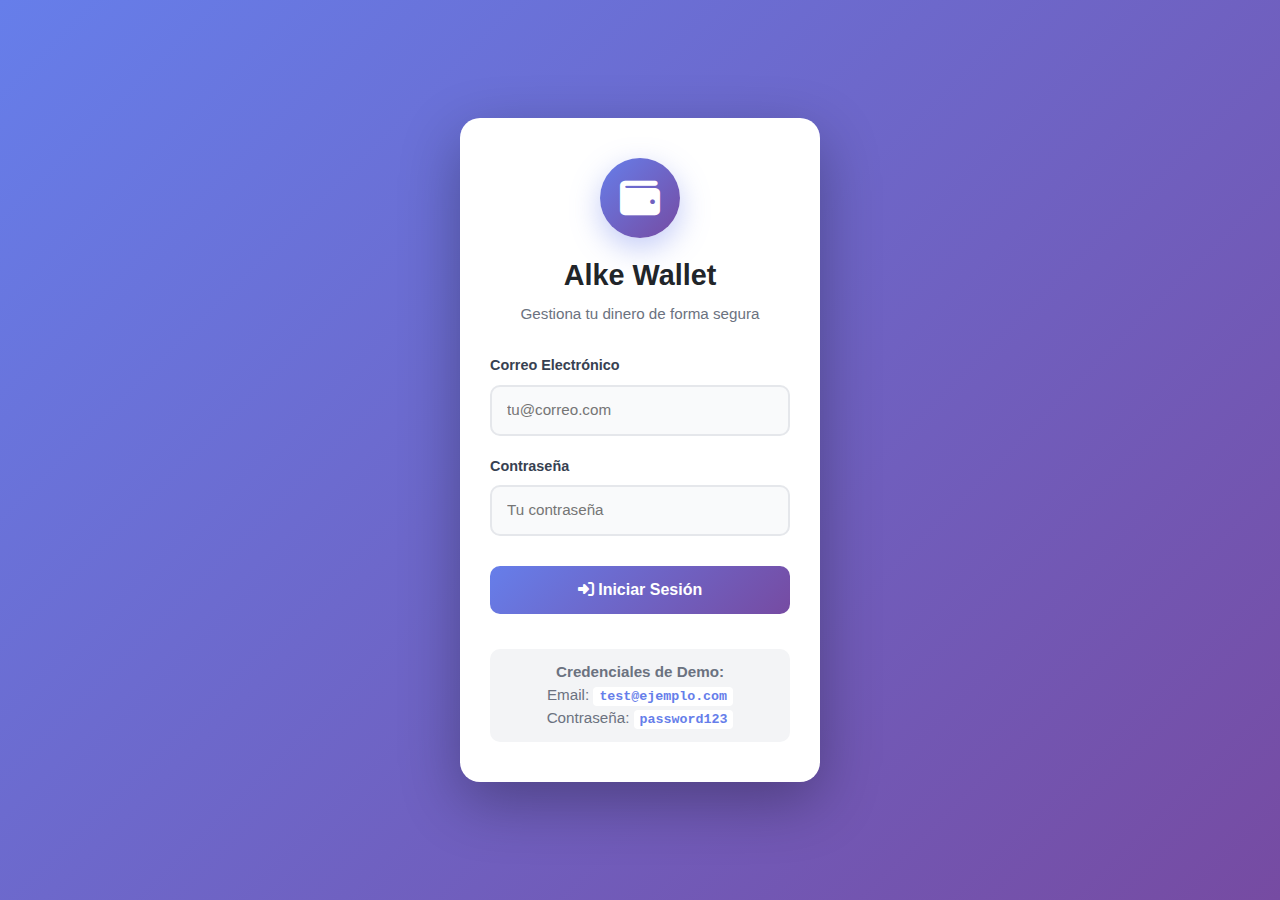
<file: index.html>
<!DOCTYPE html>
<html lang="es">
<head>
    <meta charset="UTF-8">
    <meta name="viewport" content="width=device-width, initial-scale=1.0">
    <title>Alke Wallet - Login</title>
    <link href="https://cdn.jsdelivr.net/npm/bootstrap@5.3.0/dist/css/bootstrap.min.css" rel="stylesheet">
    <link rel="stylesheet" href="https://cdnjs.cloudflare.com/ajax/libs/font-awesome/6.4.0/css/all.min.css">
    <style>
        * {
            margin: 0;
            padding: 0;
            box-sizing: border-box;
        }

        body {
            font-family: -apple-system, BlinkMacSystemFont, 'Segoe UI', 'Roboto', 'Oxygen',
                'Ubuntu', 'Cantarell', 'Fira Sans', 'Droid Sans', 'Helvetica Neue', sans-serif;
            background: linear-gradient(135deg, #667eea 0%, #764ba2 100%);
            min-height: 100vh;
            display: flex;
            align-items: center;
            justify-content: center;
        }

        .login-container {
            width: 100%;
            max-width: 400px;
            padding: 20px;
        }

        .login-card {
            background: white;
            border-radius: 20px;
            box-shadow: 0 20px 60px rgba(0, 0, 0, 0.3);
            padding: 40px 30px;
            animation: slideDown 0.5s ease;
        }

        @keyframes slideDown {
            from {
                opacity: 0;
                transform: translateY(-30px);
            }
            to {
                opacity: 1;
                transform: translateY(0);
            }
        }

        .wallet-icon {
            width: 80px;
            height: 80px;
            background: linear-gradient(135deg, #667eea 0%, #764ba2 100%);
            border-radius: 50%;
            display: flex;
            align-items: center;
            justify-content: center;
            color: white;
            font-size: 2.5rem;
            margin: 0 auto 20px;
            box-shadow: 0 10px 30px rgba(102, 126, 234, 0.4);
        }

        .login-card h1 {
            text-align: center;
            color: #212529;
            font-weight: 700;
            font-size: 1.8rem;
            margin-bottom: 10px;
        }

        .login-card p {
            text-align: center;
            color: #6b7280;
            font-size: 0.95rem;
            margin-bottom: 30px;
        }

        .form-group {
            margin-bottom: 20px;
        }

        .form-group label {
            display: block;
            color: #374151;
            font-weight: 600;
            font-size: 0.9rem;
            margin-bottom: 8px;
        }

        .form-group input {
            width: 100%;
            padding: 12px 15px;
            border: 2px solid #e5e7eb;
            border-radius: 10px;
            font-size: 0.95rem;
            transition: all 0.3s ease;
            background-color: #f9fafb;
        }

        .form-group input:focus {
            outline: none;
            border-color: #667eea;
            background-color: white;
            box-shadow: 0 0 0 3px rgba(102, 126, 234, 0.1);
        }

        .login-btn {
            width: 100%;
            padding: 12px;
            background: linear-gradient(135deg, #667eea 0%, #764ba2 100%);
            color: white;
            border: none;
            border-radius: 10px;
            font-size: 1rem;
            font-weight: 600;
            cursor: pointer;
            transition: all 0.3s ease;
            margin-top: 10px;
            margin-bottom: 15px;
        }

        .login-btn:hover {
            transform: translateY(-2px);
            box-shadow: 0 10px 25px rgba(102, 126, 234, 0.4);
        }

        .login-btn:active {
            transform: translateY(0);
        }

        .alert-custom {
            padding: 12px 15px;
            background-color: #dbeafe;
            border: 2px solid #3b82f6;
            border-radius: 10px;
            color: #1e40af;
            font-size: 0.9rem;
            margin-bottom: 20px;
            display: none;
            animation: fadeIn 0.3s ease;
        }

        @keyframes fadeIn {
            from {
                opacity: 0;
            }
            to {
                opacity: 1;
            }
        }

        .alert-custom.show {
            display: block;
        }

        .demo-credentials {
            background-color: #f3f4f6;
            border-radius: 10px;
            padding: 12px 15px;
            margin-top: 20px;
            font-size: 0.85rem;
            color: #374151;
            text-align: center;
        }

        .demo-credentials p {
            margin: 0;
        }

        .demo-credentials code {
            background-color: white;
            padding: 2px 6px;
            border-radius: 4px;
            color: #667eea;
            font-weight: 600;
        }
    </style>
</head>
<body>
    <div class="login-container">
        <div class="login-card">
            <div class="wallet-icon">
                <i class="fas fa-wallet"></i>
            </div>
            
            <h1>Alke Wallet</h1>
            <p>Gestiona tu dinero de forma segura</p>

            <div class="alert-custom" id="alertMessage">
                <i class="fas fa-info-circle"></i> 
                <span id="alertText"></span>
            </div>

            <form id="loginForm">
                <div class="form-group">
                    <label for="email">Correo Electrónico</label>
                    <input 
                        type="email" 
                        id="email" 
                        name="email" 
                        placeholder="tu@correo.com" 
                        required
                    >
                </div>

                <div class="form-group">
                    <label for="password">Contraseña</label>
                    <input 
                        type="password" 
                        id="password" 
                        name="password" 
                        placeholder="Tu contraseña" 
                        required
                    >
                </div>

                <button type="submit" class="login-btn">
                    <i class="fas fa-sign-in-alt"></i> Iniciar Sesión
                </button>
            </form>

            <div class="demo-credentials">
                <p><strong>Credenciales de Demo:</strong></p>
                <p>Email: <code>test@ejemplo.com</code></p>
                <p>Contraseña: <code>password123</code></p>
            </div>
        </div>
    </div>

    <script src="https://code.jquery.com/jquery-3.6.0.min.js"></script>
    <script src="https://cdn.jsdelivr.net/npm/bootstrap@5.3.0/dist/js/bootstrap.bundle.min.js"></script>
    
    <script>
        // Esperar a que cargue el DOM
        document.addEventListener('DOMContentLoaded', function() {
            const loginForm = document.getElementById('loginForm');
            const alertMessage = document.getElementById('alertMessage');
            const alertText = document.getElementById('alertText');

            loginForm.addEventListener('submit', function(e) {
                e.preventDefault();

                const email = document.getElementById('email').value.trim();
                const password = document.getElementById('password').value.trim();

                // Validación simple
                if (!email || !password) {
                    showAlert('Por favor completa todos los campos', 'error');
                    return;
                }

                // Validación de credenciales demo
                if (email === 'test@ejemplo.com' && password === 'password123') {
                    // Guardar en localStorage
                    localStorage.setItem('userName', 'Usuario Demo');
                    localStorage.setItem('userEmail', email);
                    localStorage.setItem('userBalance', '5000.00');
                    localStorage.setItem('isLoggedIn', 'true');
                    
                    // Mostrar mensaje de éxito
                    showAlert('Acceso correcto. Redirigiendo...', 'success');
                    
                    // Redirigir después de 1 segundo
                    setTimeout(() => {
                        window.location.href = 'menu.html';
                    }, 1000);
                } else {
                    showAlert('Credenciales incorrectas. Intenta con: test@ejemplo.com / password123', 'error');
                }
            });

            function showAlert(message, type) {
                alertText.textContent = message;
                alertMessage.className = 'alert-custom show';
                
                if (type === 'success') {
                    alertMessage.style.backgroundColor = '#d1fae5';
                    alertMessage.style.borderColor = '#10b981';
                    alertMessage.style.color = '#065f46';
                } else {
                    alertMessage.style.backgroundColor = '#fee2e2';
                    alertMessage.style.borderColor = '#ef4444';
                    alertMessage.style.color = '#7f1d1d';
                }
            }
        });
    </script>
</body>
</html>
</file>
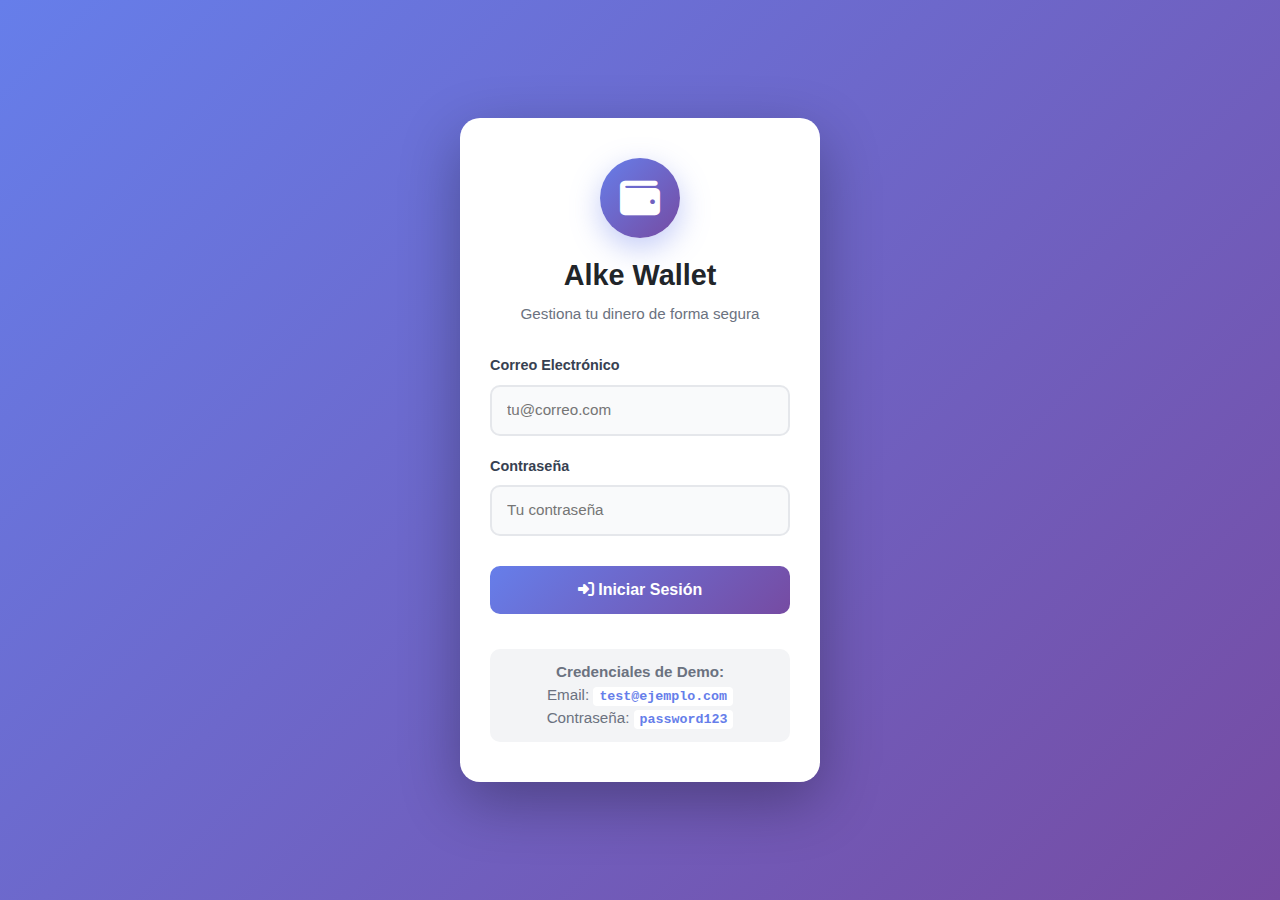
<file: deposit.html>
<!DOCTYPE html>
<html lang="es">
<head>
    <meta charset="UTF-8">
    <meta name="viewport" content="width=device-width, initial-scale=1.0">
    <title>Alke Wallet - Depositar</title>
    <link href="https://cdn.jsdelivr.net/npm/bootstrap@5.3.0/dist/css/bootstrap.min.css" rel="stylesheet">
    <link rel="stylesheet" href="https://cdnjs.cloudflare.com/ajax/libs/font-awesome/6.4.0/css/all.min.css">
    <style>
        * {
            margin: 0;
            padding: 0;
            box-sizing: border-box;
        }

        body {
            font-family: -apple-system, BlinkMacSystemFont, 'Segoe UI', 'Roboto', sans-serif;
            background-color: #f9fafb;
        }

        .navbar {
            background: linear-gradient(135deg, #667eea 0%, #764ba2 100%);
            box-shadow: 0 2px 10px rgba(0, 0, 0, 0.1);
        }

        .navbar-brand {
            font-weight: 700;
            font-size: 1.3rem;
            color: white !important;
        }

        .navbar-brand i {
            margin-right: 8px;
        }

        .user-info {
            color: white;
            font-size: 0.9rem;
        }

        .avatar {
            width: 40px;
            height: 40px;
            border-radius: 50%;
            background: rgba(255, 255, 255, 0.3);
            display: flex;
            align-items: center;
            justify-content: center;
            color: white;
            font-weight: 700;
        }

        .container-form {
            min-height: calc(100vh - 60px);
            display: flex;
            align-items: center;
            justify-content: center;
            padding: 30px 20px;
        }

        .form-card {
            background: white;
            border-radius: 15px;
            box-shadow: 0 2px 20px rgba(0, 0, 0, 0.08);
            border: 1px solid #e5e7eb;
            padding: 40px;
            width: 100%;
            max-width: 500px;
            animation: slideDown 0.5s ease;
        }

        @keyframes slideDown {
            from {
                opacity: 0;
                transform: translateY(-30px);
            }
            to {
                opacity: 1;
                transform: translateY(0);
            }
        }

        .form-card h1 {
            font-size: 1.8rem;
            font-weight: 700;
            color: #212529;
            margin-bottom: 10px;
        }

        .form-card p {
            color: #6b7280;
            font-size: 0.95rem;
            margin-bottom: 30px;
        }

        .balance-box {
            background: linear-gradient(135deg, #667eea 0%, #764ba2 100%);
            color: white;
            padding: 20px;
            border-radius: 12px;
            margin-bottom: 25px;
            text-align: center;
        }

        .balance-box .label {
            font-size: 0.9rem;
            opacity: 0.9;
            margin-bottom: 5px;
        }

        .balance-box .amount {
            font-size: 2rem;
            font-weight: 700;
        }

        .form-group {
            margin-bottom: 20px;
        }

        .form-group label {
            display: block;
            color: #374151;
            font-weight: 600;
            font-size: 0.9rem;
            margin-bottom: 8px;
        }

        .form-group input,
        .form-group select {
            width: 100%;
            padding: 12px 15px;
            border: 2px solid #e5e7eb;
            border-radius: 10px;
            font-size: 0.95rem;
            transition: all 0.3s ease;
            background-color: #f9fafb;
        }

        .form-group input:focus,
        .form-group select:focus {
            outline: none;
            border-color: #667eea;
            background-color: white;
            box-shadow: 0 0 0 3px rgba(102, 126, 234, 0.1);
        }

        .submit-btn {
            width: 100%;
            padding: 12px;
            background: linear-gradient(135deg, #667eea 0%, #764ba2 100%);
            color: white;
            border: none;
            border-radius: 10px;
            font-size: 1rem;
            font-weight: 600;
            cursor: pointer;
            transition: all 0.3s ease;
            margin-top: 10px;
        }

        .submit-btn:hover {
            transform: translateY(-2px);
            box-shadow: 0 10px 25px rgba(102, 126, 234, 0.4);
        }

        .back-btn {
            display: inline-flex;
            align-items: center;
            gap: 8px;
            color: #667eea;
            text-decoration: none;
            font-weight: 600;
            margin-bottom: 25px;
            transition: all 0.3s ease;
        }

        .back-btn:hover {
            gap: 12px;
            color: #764ba2;
        }

        .alert-custom {
            padding: 12px 15px;
            border-radius: 10px;
            margin-bottom: 20px;
            display: none;
            animation: fadeIn 0.3s ease;
        }

        @keyframes fadeIn {
            from { opacity: 0; }
            to { opacity: 1; }
        }

        .alert-custom.show {
            display: block;
        }

        .alert-custom.success {
            background-color: #d1fae5;
            border: 2px solid #10b981;
            color: #065f46;
        }

        .alert-custom.error {
            background-color: #fee2e2;
            border: 2px solid #ef4444;
            color: #7f1d1d;
        }
    </style>
</head>
<body>
    <!-- Navbar -->
    <nav class="navbar navbar-expand-lg navbar-dark">
        <div class="container-fluid">
            <a class="navbar-brand" href="menu.html">
                <i class="fas fa-wallet"></i> Alke Wallet
            </a>
            <div class="ms-auto d-flex align-items-center gap-3">
                <div class="user-info">
                    <span id="navUserName">Usuario</span>
                </div>
                <div class="avatar" id="navUserAvatar">U</div>
                <button class="btn btn-light btn-sm" onclick="logout()" title="Cerrar sesión">
                    <i class="fas fa-sign-out-alt"></i>
                </button>
            </div>
        </div>
    </nav>

    <div class="container-form">
        <div class="form-card">
            <a href="menu.html" class="back-btn">
                <i class="fas fa-arrow-left"></i> Volver
            </a>

            <h1><i class="fas fa-plus-circle" style="color: #667eea; margin-right: 10px;"></i> Depositar</h1>
            <p>Agrega dinero a tu billetera</p>

            <div class="balance-box">
                <div class="label">Saldo Actual</div>
                <div class="amount">$<span id="balanceAmount">0.00</span></div>
            </div>

            <div class="alert-custom" id="alertMessage"></div>

            <form id="depositForm">
                <div class="form-group">
                    <label for="method">Método de Deposito</label>
                    <select id="method" name="method" required>
                        <option value="">Selecciona un método</option>
                        <option value="Tarjeta de Crédito">Tarjeta de Crédito</option>
                        <option value="Tarjeta de Débito">Tarjeta de Débito</option>
                        <option value="Transferencia Bancaria">Transferencia Bancaria</option>
                        <option value="Billetera Virtual">Billetera Virtual</option>
                    </select>
                </div>

                <div class="form-group">
                    <label for="amount">Monto a Depositar</label>
                    <input 
                        type="number" 
                        id="amount" 
                        name="amount" 
                        placeholder="0.00" 
                        step="0.01"
                        min="1"
                        required
                    >
                </div>

                <div class="form-group">
                    <label for="description">Descripción (Opcional)</label>
                    <input 
                        type="text" 
                        id="description" 
                        name="description" 
                        placeholder="Ej: Depósito de salario" 
                    >
                </div>

                <button type="submit" class="submit-btn">
                    <i class="fas fa-check-circle"></i> Confirmar Deposito
                </button>
            </form>
        </div>
    </div>

    <script src="https://code.jquery.com/jquery-3.6.0.min.js"></script>
    <script src="https://cdn.jsdelivr.net/npm/bootstrap@5.3.0/dist/js/bootstrap.bundle.min.js"></script>
    
    <script>
        document.addEventListener('DOMContentLoaded', function() {
            checkLogin();
            loadBalance();

            const depositForm = document.getElementById('depositForm');
            depositForm.addEventListener('submit', function(e) {
                e.preventDefault();

                const method = document.getElementById('method').value;
                const amount = parseFloat(document.getElementById('amount').value);
                const description = document.getElementById('description').value || 'Depósito';

                if (!method || !amount || amount <= 0) {
                    showAlert('Por favor completa todos los campos correctamente', 'error');
                    return;
                }

                // Obtener balance actual
                let currentBalance = parseFloat(localStorage.getItem('userBalance')) || 0;
                currentBalance += amount;

                // Guardar nuevo balance
                localStorage.setItem('userBalance', currentBalance.toFixed(2));

                // Guardar transacción
                let transactions = JSON.parse(localStorage.getItem('transactions')) || [];
                transactions.push({
                    type: 'income',
                    method: method,
                    amount: amount.toFixed(2),
                    description: description,
                    date: new Date().toISOString()
                });
                localStorage.setItem('transactions', JSON.stringify(transactions));

                showAlert(`✅ Depósito de $${amount.toFixed(2)} realizado exitosamente`, 'success');

                // Actualizar balance
                document.getElementById('balanceAmount').textContent = currentBalance.toFixed(2);

                // Limpiar formulario
                document.getElementById('amount').value = '';
                document.getElementById('description').value = '';
                document.getElementById('method').value = '';

                // Redirigir después de 1.5 segundos
                setTimeout(() => {
                    window.location.href = 'menu.html';
                }, 1500);
            });
        });

        function checkLogin() {
            const isLoggedIn = localStorage.getItem('isLoggedIn');
            if (!isLoggedIn || isLoggedIn !== 'true') {
                window.location.href = 'index.html';
                return;
            }

            const userName = localStorage.getItem('userName') || 'Usuario';
            document.getElementById('navUserName').textContent = userName;
            document.getElementById('navUserAvatar').textContent = userName.charAt(0).toUpperCase();
        }

        function loadBalance() {
            const balance = localStorage.getItem('userBalance') || '0.00';
            document.getElementById('balanceAmount').textContent = parseFloat(balance).toFixed(2);
        }

        function showAlert(message, type) {
            const alertDiv = document.getElementById('alertMessage');
            alertDiv.textContent = message;
            alertDiv.className = `alert-custom show ${type}`;
        }

        function logout() {
            if (confirm('¿Deseas cerrar sesión?')) {
                localStorage.removeItem('isLoggedIn');
                window.location.href = 'index.html';
            }
        }
    </script>
</body>
</html>
</file>
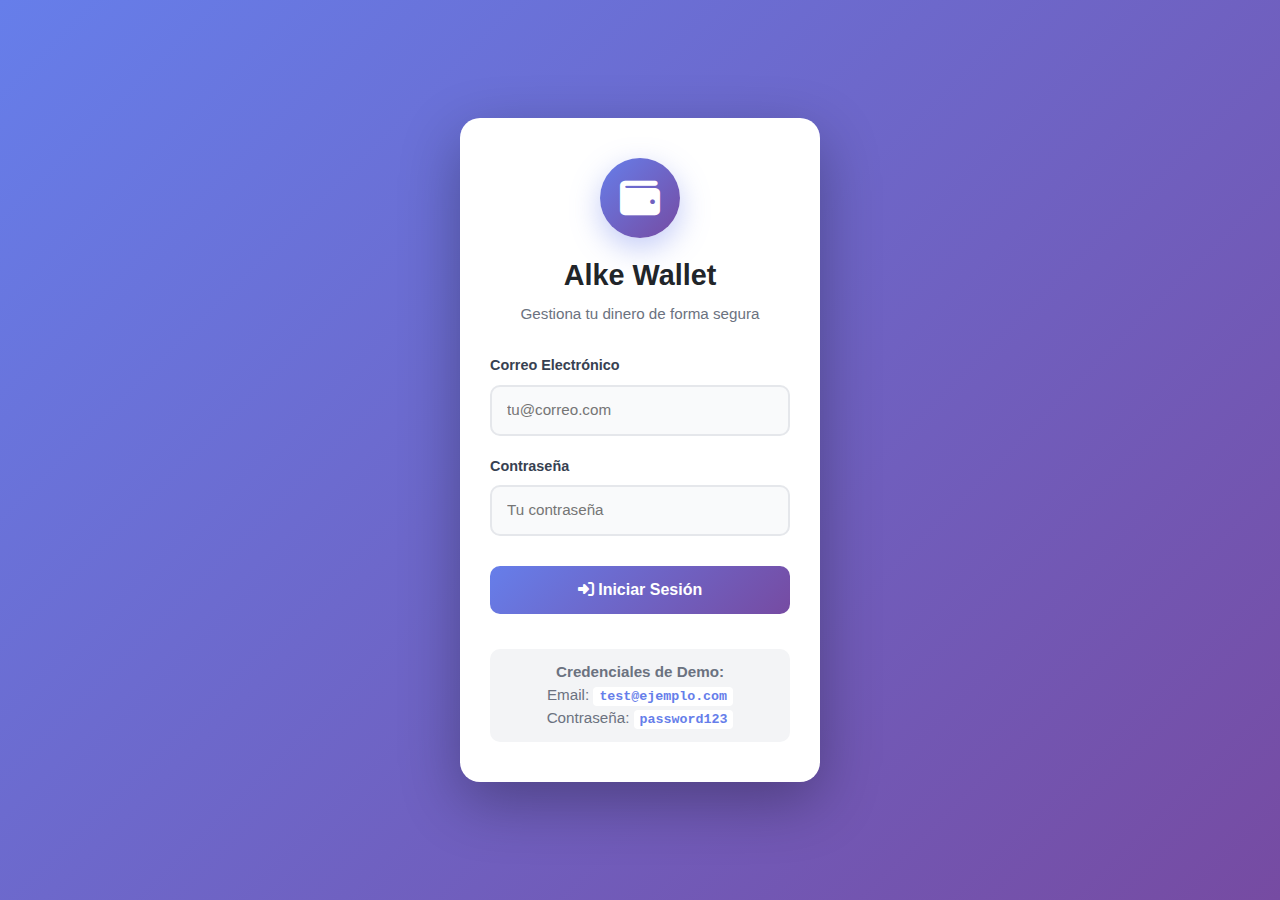
<file: menu.html>
<!DOCTYPE html>
<html lang="es">
<head>
    <meta charset="UTF-8">
    <meta name="viewport" content="width=device-width, initial-scale=1.0">
    <title>Alke Wallet - Dashboard</title>
    <link href="https://cdn.jsdelivr.net/npm/bootstrap@5.3.0/dist/css/bootstrap.min.css" rel="stylesheet">
    <link rel="stylesheet" href="https://cdnjs.cloudflare.com/ajax/libs/font-awesome/6.4.0/css/all.min.css">
    <style>
        * {
            margin: 0;
            padding: 0;
            box-sizing: border-box;
        }

        body {
            font-family: -apple-system, BlinkMacSystemFont, 'Segoe UI', 'Roboto', sans-serif;
            background-color: #f9fafb;
        }

        .navbar {
            background: linear-gradient(135deg, #667eea 0%, #764ba2 100%);
            box-shadow: 0 2px 10px rgba(0, 0, 0, 0.1);
        }

        .navbar-brand {
            font-weight: 700;
            font-size: 1.3rem;
            color: white !important;
        }

        .navbar-brand i {
            margin-right: 8px;
        }

        .user-info {
            color: white;
            font-size: 0.9rem;
        }

        .avatar {
            width: 40px;
            height: 40px;
            border-radius: 50%;
            background: rgba(255, 255, 255, 0.3);
            display: flex;
            align-items: center;
            justify-content: center;
            color: white;
            font-weight: 700;
        }

        .dashboard-container {
            display: grid;
            grid-template-columns: 250px 1fr;
            min-height: calc(100vh - 60px);
        }

        .sidebar {
            background: white;
            border-right: 1px solid #e5e7eb;
            padding: 30px 20px;
        }

        .sidebar-user {
            display: flex;
            align-items: center;
            margin-bottom: 30px;
            padding: 20px;
            background: linear-gradient(135deg, #667eea 0%, #764ba2 100%);
            border-radius: 15px;
            color: white;
        }

        .sidebar-user-avatar {
            width: 50px;
            height: 50px;
            border-radius: 50%;
            background: rgba(255, 255, 255, 0.3);
            display: flex;
            align-items: center;
            justify-content: center;
            font-weight: 700;
            font-size: 1.2rem;
            margin-right: 15px;
        }

        .sidebar-user-info h6 {
            margin: 0;
            font-size: 0.9rem;
        }

        .sidebar-user-info p {
            margin: 0;
            font-size: 0.8rem;
            opacity: 0.9;
        }

        .menu-link {
            display: block;
            padding: 12px 15px;
            margin-bottom: 8px;
            color: #374151;
            text-decoration: none;
            border-radius: 8px;
            transition: all 0.3s ease;
            font-size: 0.95rem;
        }

        .menu-link:hover {
            background-color: #f3f4f6;
            color: #667eea;
            padding-left: 20px;
        }

        .menu-link.active {
            background: linear-gradient(135deg, #667eea 0%, #764ba2 100%);
            color: white;
        }

        .logout-btn {
            width: 100%;
            padding: 12px;
            background-color: #fee2e2;
            color: #ef4444;
            border: none;
            border-radius: 8px;
            cursor: pointer;
            font-weight: 600;
            transition: all 0.3s ease;
            margin-top: 20px;
        }

        .logout-btn:hover {
            background-color: #fecaca;
        }

        .main-content {
            padding: 30px;
            overflow-y: auto;
        }

        .welcome-card {
            background: linear-gradient(135deg, #667eea 0%, #764ba2 100%);
            color: white;
            border-radius: 15px;
            padding: 30px;
            margin-bottom: 30px;
            box-shadow: 0 10px 30px rgba(102, 126, 234, 0.3);
        }

        .welcome-card h2 {
            margin: 0;
            font-weight: 700;
            font-size: 1.8rem;
        }

        .welcome-card p {
            margin: 0;
            opacity: 0.9;
            margin-top: 5px;
        }

        .balance-section {
            margin-top: 20px;
        }

        .balance-label {
            opacity: 0.9;
            font-size: 0.9rem;
        }

        .balance-amount {
            font-size: 2.5rem;
            font-weight: 700;
            margin-top: 5px;
        }

        .stats-grid {
            display: grid;
            grid-template-columns: repeat(auto-fit, minmax(250px, 1fr));
            gap: 20px;
            margin-bottom: 30px;
        }

        .stat-card {
            background: white;
            border-radius: 15px;
            padding: 25px;
            box-shadow: 0 2px 10px rgba(0, 0, 0, 0.05);
            border: 1px solid #e5e7eb;
            transition: all 0.3s ease;
        }

        .stat-card:hover {
            transform: translateY(-5px);
            box-shadow: 0 10px 25px rgba(0, 0, 0, 0.1);
        }

        .stat-icon {
            width: 60px;
            height: 60px;
            border-radius: 12px;
            display: flex;
            align-items: center;
            justify-content: center;
            font-size: 1.5rem;
            margin-bottom: 15px;
        }

        .stat-icon.income {
            background-color: #d1fae5;
            color: #10b981;
        }

        .stat-icon.expense {
            background-color: #fee2e2;
            color: #ef4444;
        }

        .stat-icon.transactions {
            background-color: #dbeafe;
            color: #3b82f6;
        }

        .stat-card h6 {
            margin: 0 0 10px 0;
            color: #6b7280;
            font-size: 0.85rem;
            font-weight: 600;
            text-transform: uppercase;
            letter-spacing: 0.5px;
        }

        .stat-value {
            font-size: 1.8rem;
            font-weight: 700;
            color: #212529;
        }

        .actions-grid {
            display: grid;
            grid-template-columns: repeat(auto-fit, minmax(150px, 1fr));
            gap: 15px;
            margin-bottom: 30px;
        }

        .action-btn {
            padding: 20px;
            border: none;
            border-radius: 12px;
            background: white;
            border: 2px solid #e5e7eb;
            cursor: pointer;
            transition: all 0.3s ease;
            display: flex;
            flex-direction: column;
            align-items: center;
            justify-content: center;
            text-decoration: none;
            color: #374151;
            font-weight: 600;
            font-size: 0.9rem;
        }

        .action-btn i {
            font-size: 1.8rem;
            margin-bottom: 8px;
            background: linear-gradient(135deg, #667eea 0%, #764ba2 100%);
            -webkit-background-clip: text;
            -webkit-text-fill-color: transparent;
            background-clip: text;
        }

        .action-btn:hover {
            border-color: #667eea;
            background: linear-gradient(135deg, rgba(102, 126, 234, 0.05) 0%, rgba(118, 75, 162, 0.05) 100%);
            transform: translateY(-2px);
        }

        .recent-transactions {
            background: white;
            border-radius: 15px;
            padding: 25px;
            box-shadow: 0 2px 10px rgba(0, 0, 0, 0.05);
            border: 1px solid #e5e7eb;
        }

        .recent-transactions h4 {
            margin-bottom: 20px;
            font-weight: 700;
            color: #212529;
        }

        .transaction-item {
            display: flex;
            justify-content: space-between;
            align-items: center;
            padding: 15px 0;
            border-bottom: 1px solid #e5e7eb;
        }

        .transaction-item:last-child {
            border-bottom: none;
        }

        .transaction-icon {
            width: 45px;
            height: 45px;
            border-radius: 50%;
            display: flex;
            align-items: center;
            justify-content: center;
            margin-right: 15px;
            font-size: 1.1rem;
        }

        .transaction-icon.income {
            background-color: #d1fae5;
            color: #10b981;
        }

        .transaction-icon.expense {
            background-color: #fee2e2;
            color: #ef4444;
        }

        .transaction-info h6 {
            margin: 0;
            font-weight: 600;
            color: #212529;
            font-size: 0.95rem;
        }

        .transaction-info p {
            margin: 0;
            font-size: 0.8rem;
            color: #6b7280;
        }

        .transaction-amount {
            font-weight: 700;
            font-size: 1rem;
        }

        .transaction-amount.income {
            color: #10b981;
        }

        .transaction-amount.expense {
            color: #ef4444;
        }

        @media (max-width: 768px) {
            .dashboard-container {
                grid-template-columns: 1fr;
            }

            .sidebar {
                display: none;
            }

            .stats-grid {
                grid-template-columns: 1fr;
            }

            .actions-grid {
                grid-template-columns: repeat(2, 1fr);
            }
        }
    </style>
</head>
<body>
    <!-- Navbar -->
    <nav class="navbar navbar-expand-lg navbar-dark">
        <div class="container-fluid">
            <a class="navbar-brand" href="menu.html">
                <i class="fas fa-wallet"></i> Alke Wallet
            </a>
            <div class="ms-auto d-flex align-items-center gap-3">
                <div class="user-info">
                    <span id="navUserName">Usuario</span>
                </div>
                <div class="avatar" id="navUserAvatar">U</div>
                <button class="btn btn-light btn-sm" onclick="logout()" title="Cerrar sesión">
                    <i class="fas fa-sign-out-alt"></i>
                </button>
            </div>
        </div>
    </nav>

    <div class="dashboard-container">
        <!-- Sidebar -->
        <aside class="sidebar">
            <div class="sidebar-user">
                <div class="sidebar-user-avatar" id="sidebarUserAvatar">U</div>
                <div class="sidebar-user-info">
                    <h6 id="sidebarUserName">Usuario</h6>
                    <p id="sidebarUserEmail">usuario@email.com</p>
                </div>
            </div>

            <a href="menu.html" class="menu-link active">
                <i class="fas fa-home"></i> Dashboard
            </a>
            <a href="deposit.html" class="menu-link">
                <i class="fas fa-plus-circle"></i> Depositar
            </a>
            <a href="send.html" class="menu-link">
                <i class="fas fa-paper-plane"></i> Enviar Dinero
            </a>
            <a href="transactions.html" class="menu-link">
                <i class="fas fa-history"></i> Transacciones
            </a>

            <button class="logout-btn" onclick="logout()">
                <i class="fas fa-sign-out-alt"></i> Cerrar Sesión
            </button>
        </aside>

        <!-- Main Content -->
        <main class="main-content">
            <!-- Welcome Card -->
            <div class="welcome-card">
                <h2>¡Bienvenido!</h2>
                <p>Gestiona tu dinero de forma segura y rápida</p>
                <div class="balance-section">
                    <div class="balance-label">Saldo Total</div>
                    <div class="balance-amount">$<span id="mainBalance">0.00</span></div>
                </div>
            </div>

            <!-- Stats -->
            <div class="stats-grid">
                <div class="stat-card">
                    <div class="stat-icon income">
                        <i class="fas fa-arrow-down"></i>
                    </div>
                    <h6>Ingresos</h6>
                    <div class="stat-value">$<span id="incomeAmount">0.00</span></div>
                </div>

                <div class="stat-card">
                    <div class="stat-icon expense">
                        <i class="fas fa-arrow-up"></i>
                    </div>
                    <h6>Gastos</h6>
                    <div class="stat-value">$<span id="expenseAmount">0.00</span></div>
                </div>

                <div class="stat-card">
                    <div class="stat-icon transactions">
                        <i class="fas fa-exchange-alt"></i>
                    </div>
                    <h6>Transacciones</h6>
                    <div class="stat-value"><span id="transactionCount">0</span></div>
                </div>
            </div>

            <!-- Action Buttons -->
            <div class="actions-grid">
                <a href="deposit.html" class="action-btn">
                    <i class="fas fa-plus-circle"></i>
                    Depositar
                </a>
                <a href="send.html" class="action-btn">
                    <i class="fas fa-paper-plane"></i>
                    Enviar
                </a>
                <a href="transactions.html" class="action-btn">
                    <i class="fas fa-history"></i>
                    Historial
                </a>
                <button class="action-btn" onclick="logout()">
                    <i class="fas fa-sign-out-alt"></i>
                    Salir
                </button>
            </div>

            <!-- Recent Transactions -->
            <div class="recent-transactions">
                <h4>Transacciones Recientes</h4>
                <div id="recentTransactionsList">
                    <p style="color: #6b7280; text-align: center; padding: 20px;">
                        <i class="fas fa-inbox fa-2x" style="opacity: 0.5; margin-bottom: 10px; display: block;"></i>
                        Sin transacciones aún
                    </p>
                </div>
            </div>
        </main>
    </div>

    <script src="https://code.jquery.com/jquery-3.6.0.min.js"></script>
    <script src="https://cdn.jsdelivr.net/npm/bootstrap@5.3.0/dist/js/bootstrap.bundle.min.js"></script>
    
    <script>
        // Verificar login
        function checkLogin() {
            const isLoggedIn = localStorage.getItem('isLoggedIn');
            if (!isLoggedIn || isLoggedIn !== 'true') {
                window.location.href = 'index.html';
                return;
            }

            // Cargar datos de usuario
            const userName = localStorage.getItem('userName') || 'Usuario';
            const userEmail = localStorage.getItem('userEmail') || 'usuario@email.com';
            const userBalance = localStorage.getItem('userBalance') || '0.00';

            // Actualizar UI
            document.getElementById('navUserName').textContent = userName;
            document.getElementById('sidebarUserName').textContent = userName;
            document.getElementById('sidebarUserEmail').textContent = userEmail;
            document.getElementById('mainBalance').textContent = parseFloat(userBalance).toFixed(2);

            // Avatar
            const firstLetter = userName.charAt(0).toUpperCase();
            document.getElementById('navUserAvatar').textContent = firstLetter;
            document.getElementById('sidebarUserAvatar').textContent = firstLetter;

            // Cargar estadísticas
            loadStats();
            loadTransactions();
        }

        function loadStats() {
            const transactions = JSON.parse(localStorage.getItem('transactions')) || [];
            let income = 0;
            let expense = 0;

            transactions.forEach(t => {
                if (t.type === 'income') {
                    income += parseFloat(t.amount) || 0;
                } else if (t.type === 'expense') {
                    expense += parseFloat(t.amount) || 0;
                }
            });

            document.getElementById('incomeAmount').textContent = income.toFixed(2);
            document.getElementById('expenseAmount').textContent = expense.toFixed(2);
            document.getElementById('transactionCount').textContent = transactions.length;
        }

        function loadTransactions() {
            const transactions = JSON.parse(localStorage.getItem('transactions')) || [];
            const recentList = document.getElementById('recentTransactionsList');

            if (transactions.length === 0) {
                recentList.innerHTML = '<p style="color: #6b7280; text-align: center; padding: 20px;"><i class="fas fa-inbox fa-2x" style="opacity: 0.5; margin-bottom: 10px; display: block;"></i>Sin transacciones aún</p>';
                return;
            }

            recentList.innerHTML = transactions.slice(-5).reverse().map(t => {
                const isIncome = t.type === 'income';
                const icon = isIncome ? 'fas fa-arrow-down' : 'fas fa-arrow-up';
                const className = isIncome ? 'income' : 'expense';
                const sign = isIncome ? '+' : '-';

                return `
                    <div class="transaction-item">
                        <div style="display: flex; align-items: center; flex: 1;">
                            <div class="transaction-icon ${className}">
                                <i class="${icon}"></i>
                            </div>
                            <div class="transaction-info">
                                <h6>${t.description || (isIncome ? 'Depósito' : 'Envío')}</h6>
                                <p>${new Date(t.date).toLocaleDateString('es-ES')}</p>
                            </div>
                        </div>
                        <div class="transaction-amount ${className}">
                            ${sign}$${parseFloat(t.amount).toFixed(2)}
                        </div>
                    </div>
                `;
            }).join('');
        }

        function logout() {
            if (confirm('¿Deseas cerrar sesión?')) {
                localStorage.removeItem('isLoggedIn');
                window.location.href = 'index.html';
            }
        }

        // Cargar datos al abrir la página
        document.addEventListener('DOMContentLoaded', checkLogin);
    </script>
</body>
</html>
</file>
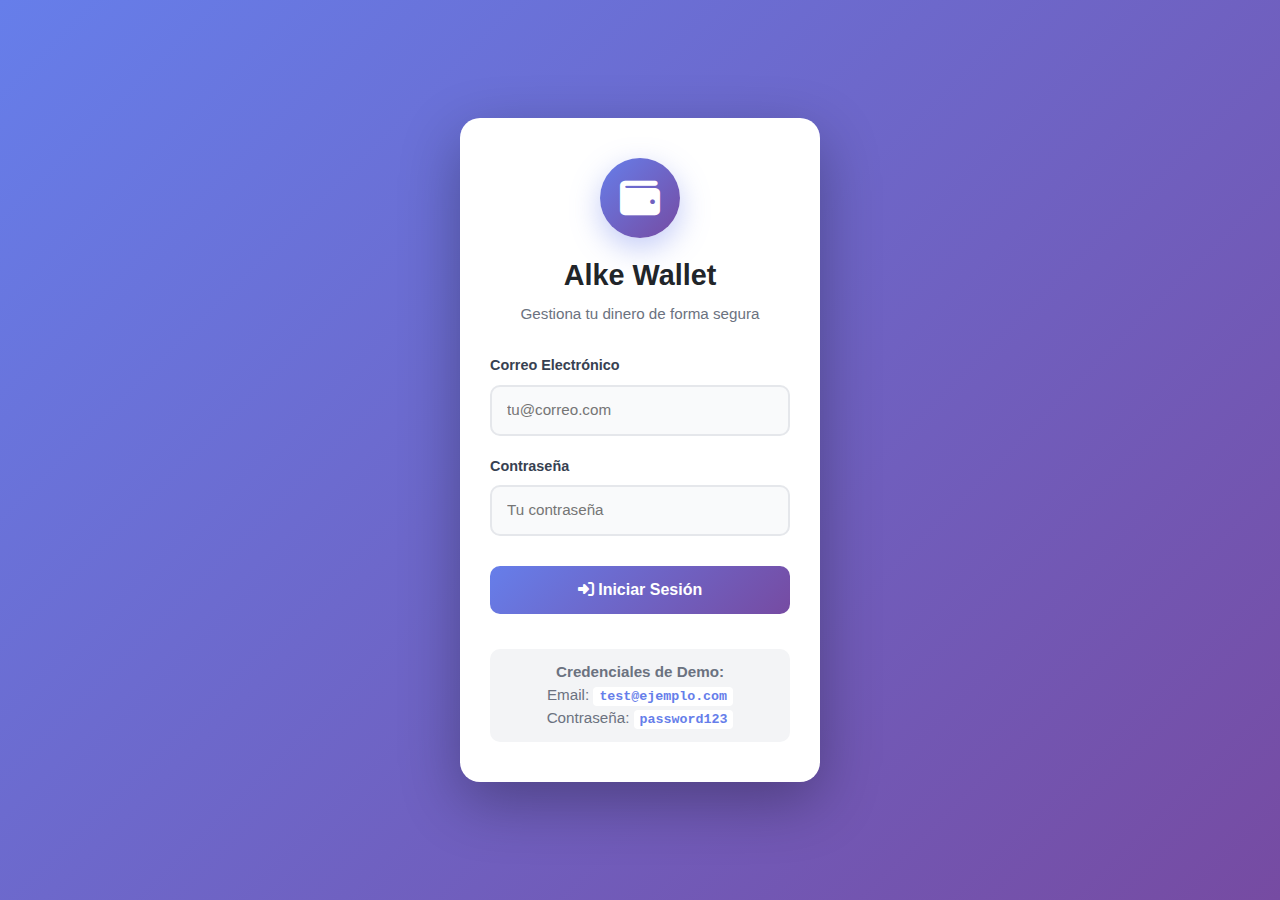
<file: send.html>
<!DOCTYPE html>
<html lang="es">
<head>
    <meta charset="UTF-8">
    <meta name="viewport" content="width=device-width, initial-scale=1.0">
    <title>Alke Wallet - Enviar Dinero</title>
    <link href="https://cdn.jsdelivr.net/npm/bootstrap@5.3.0/dist/css/bootstrap.min.css" rel="stylesheet">
    <link rel="stylesheet" href="https://cdnjs.cloudflare.com/ajax/libs/font-awesome/6.4.0/css/all.min.css">
    <style>
        * {
            margin: 0;
            padding: 0;
            box-sizing: border-box;
        }

        body {
            font-family: -apple-system, BlinkMacSystemFont, 'Segoe UI', 'Roboto', sans-serif;
            background-color: #f9fafb;
        }

        .navbar {
            background: linear-gradient(135deg, #667eea 0%, #764ba2 100%);
            box-shadow: 0 2px 10px rgba(0, 0, 0, 0.1);
        }

        .navbar-brand {
            font-weight: 700;
            font-size: 1.3rem;
            color: white !important;
        }

        .navbar-brand i {
            margin-right: 8px;
        }

        .user-info {
            color: white;
            font-size: 0.9rem;
        }

        .avatar {
            width: 40px;
            height: 40px;
            border-radius: 50%;
            background: rgba(255, 255, 255, 0.3);
            display: flex;
            align-items: center;
            justify-content: center;
            color: white;
            font-weight: 700;
        }

        .container-form {
            min-height: calc(100vh - 60px);
            display: flex;
            align-items: center;
            justify-content: center;
            padding: 30px 20px;
        }

        .form-card {
            background: white;
            border-radius: 15px;
            box-shadow: 0 2px 20px rgba(0, 0, 0, 0.08);
            border: 1px solid #e5e7eb;
            padding: 40px;
            width: 100%;
            max-width: 600px;
            animation: slideDown 0.5s ease;
        }

        @keyframes slideDown {
            from {
                opacity: 0;
                transform: translateY(-30px);
            }
            to {
                opacity: 1;
                transform: translateY(0);
            }
        }

        .form-card h1 {
            font-size: 1.8rem;
            font-weight: 700;
            color: #212529;
            margin-bottom: 10px;
        }

        .form-card p {
            color: #6b7280;
            font-size: 0.95rem;
            margin-bottom: 30px;
        }

        .balance-box {
            background: linear-gradient(135deg, #667eea 0%, #764ba2 100%);
            color: white;
            padding: 20px;
            border-radius: 12px;
            margin-bottom: 25px;
            text-align: center;
        }

        .balance-box .label {
            font-size: 0.9rem;
            opacity: 0.9;
            margin-bottom: 5px;
        }

        .balance-box .amount {
            font-size: 2rem;
            font-weight: 700;
        }

        .tabs-container {
            display: flex;
            gap: 10px;
            margin-bottom: 25px;
            border-bottom: 2px solid #e5e7eb;
        }

        .tab-btn {
            padding: 12px 20px;
            background: transparent;
            border: none;
            color: #6b7280;
            font-weight: 600;
            cursor: pointer;
            border-bottom: 3px solid transparent;
            transition: all 0.3s ease;
            font-size: 0.95rem;
        }

        .tab-btn.active {
            color: #667eea;
            border-bottom-color: #667eea;
        }

        .tab-btn:hover {
            color: #667eea;
        }

        .tab-content {
            display: none;
        }

        .tab-content.active {
            display: block;
        }

        .form-group {
            margin-bottom: 20px;
        }

        .form-group label {
            display: block;
            color: #374151;
            font-weight: 600;
            font-size: 0.9rem;
            margin-bottom: 8px;
        }

        .form-group input,
        .form-group select {
            width: 100%;
            padding: 12px 15px;
            border: 2px solid #e5e7eb;
            border-radius: 10px;
            font-size: 0.95rem;
            transition: all 0.3s ease;
            background-color: #f9fafb;
        }

        .form-group input:focus,
        .form-group select:focus {
            outline: none;
            border-color: #667eea;
            background-color: white;
            box-shadow: 0 0 0 3px rgba(102, 126, 234, 0.1);
        }

        .contacts-list {
            background-color: #f9fafb;
            border-radius: 10px;
            padding: 0;
            margin-bottom: 20px;
            border: 1px solid #e5e7eb;
            max-height: 250px;
            overflow-y: auto;
        }

        .contact-item {
            padding: 12px 15px;
            border-bottom: 1px solid #e5e7eb;
            cursor: pointer;
            transition: all 0.3s ease;
            display: flex;
            align-items: center;
            gap: 10px;
            justify-content: space-between;
        }

        .contact-item:last-child {
            border-bottom: none;
        }

        .contact-item:hover {
            background-color: #f0f1ff;
            padding-left: 20px;
        }

        .contact-info-wrapper {
            display: flex;
            align-items: center;
            gap: 10px;
            flex: 1;
        }

        .contact-avatar {
            width: 40px;
            height: 40px;
            border-radius: 50%;
            background: linear-gradient(135deg, #667eea 0%, #764ba2 100%);
            display: flex;
            align-items: center;
            justify-content: center;
            color: white;
            font-weight: 600;
            font-size: 0.85rem;
            flex-shrink: 0;
        }

        .contact-info {
            flex: 1;
        }

        .contact-info h6 {
            margin: 0;
            font-size: 0.9rem;
            font-weight: 600;
            color: #212529;
        }

        .contact-info p {
            margin: 0;
            font-size: 0.8rem;
            color: #6b7280;
        }

        .contact-actions {
            display: flex;
            gap: 5px;
        }

        .contact-btn {
            padding: 6px 10px;
            border: none;
            border-radius: 6px;
            background: transparent;
            cursor: pointer;
            color: #667eea;
            transition: all 0.3s ease;
            font-size: 0.9rem;
        }

        .contact-btn:hover {
            background-color: #f0f1ff;
        }

        .contact-btn.delete {
            color: #ef4444;
        }

        .contact-btn.delete:hover {
            background-color: #fee2e2;
        }

        .submit-btn {
            width: 100%;
            padding: 12px;
            background: linear-gradient(135deg, #667eea 0%, #764ba2 100%);
            color: white;
            border: none;
            border-radius: 10px;
            font-size: 1rem;
            font-weight: 600;
            cursor: pointer;
            transition: all 0.3s ease;
            margin-top: 10px;
        }

        .submit-btn:hover {
            transform: translateY(-2px);
            box-shadow: 0 10px 25px rgba(102, 126, 234, 0.4);
        }

        .back-btn {
            display: inline-flex;
            align-items: center;
            gap: 8px;
            color: #667eea;
            text-decoration: none;
            font-weight: 600;
            margin-bottom: 25px;
            transition: all 0.3s ease;
        }

        .back-btn:hover {
            gap: 12px;
            color: #764ba2;
        }

        .alert-custom {
            padding: 12px 15px;
            border-radius: 10px;
            margin-bottom: 20px;
            display: none;
            animation: fadeIn 0.3s ease;
        }

        @keyframes fadeIn {
            from { opacity: 0; }
            to { opacity: 1; }
        }

        .alert-custom.show {
            display: block;
        }

        .alert-custom.success {
            background-color: #d1fae5;
            border: 2px solid #10b981;
            color: #065f46;
        }

        .alert-custom.error {
            background-color: #fee2e2;
            border: 2px solid #ef4444;
            color: #7f1d1d;
        }

        .empty-contacts {
            text-align: center;
            padding: 30px 20px;
            color: #6b7280;
        }

        .empty-contacts i {
            font-size: 2rem;
            opacity: 0.5;
            display: block;
            margin-bottom: 10px;
        }

        .btn-row {
            display: flex;
            gap: 10px;
            margin-top: 15px;
        }

        .btn-secondary {
            flex: 1;
            padding: 10px;
            background-color: #f3f4f6;
            color: #374151;
            border: none;
            border-radius: 8px;
            cursor: pointer;
            font-weight: 600;
            transition: all 0.3s ease;
        }

        .btn-secondary:hover {
            background-color: #e5e7eb;
        }

        .success-message {
            display: none;
            text-align: center;
            padding: 20px;
        }

        .success-message.show {
            display: block;
        }

        .success-icon {
            font-size: 3rem;
            color: #10b981;
            margin-bottom: 10px;
        }

        .success-text {
            color: #065f46;
            font-weight: 600;
            margin-bottom: 20px;
        }

        .badge-count {
            display: inline-block;
            background: #10b981;
            color: white;
            border-radius: 12px;
            padding: 2px 8px;
            font-size: 0.8rem;
            margin-left: 8px;
        }
    </style>
</head>
<body>
    <!-- Navbar -->
    <nav class="navbar navbar-expand-lg navbar-dark">
        <div class="container-fluid">
            <a class="navbar-brand" href="menu.html">
                <i class="fas fa-wallet"></i> Alke Wallet
            </a>
            <div class="ms-auto d-flex align-items-center gap-3">
                <div class="user-info">
                    <span id="navUserName">Usuario</span>
                </div>
                <div class="avatar" id="navUserAvatar">U</div>
                <button class="btn btn-light btn-sm" onclick="logout()" title="Cerrar sesión">
                    <i class="fas fa-sign-out-alt"></i>
                </button>
            </div>
        </div>
    </nav>

    <div class="container-form">
        <div class="form-card">
            <a href="menu.html" class="back-btn">
                <i class="fas fa-arrow-left"></i> Volver
            </a>

            <h1><i class="fas fa-paper-plane" style="color: #667eea; margin-right: 10px;"></i> Enviar Dinero</h1>
            <p>Transfiere dinero a tus contactos</p>

            <div class="balance-box">
                <div class="label">Saldo Disponible</div>
                <div class="amount">$<span id="balanceAmount">0.00</span></div>
            </div>

            <div class="alert-custom" id="alertMessage"></div>

            <!-- Tabs -->
            <div class="tabs-container">
                <button class="tab-btn active" onclick="switchTab('send')">
                    <i class="fas fa-paper-plane"></i> Enviar
                </button>
                <button class="tab-btn" onclick="switchTab('contacts')">
                    <i class="fas fa-address-book"></i> Mis Contactos <span class="badge-count" id="contactCount">0</span>
                </button>
                <button class="tab-btn" onclick="switchTab('addContact')">
                    <i class="fas fa-user-plus"></i> Agregar Contacto
                </button>
            </div>

            <!-- Tab: Enviar Dinero -->
            <div id="send" class="tab-content active">
                <form id="sendForm">
                    <div class="form-group">
                        <label for="recipient">Selecciona un Contacto</label>
                        <div class="contacts-list" id="contactsList"></div>
                        <input 
                            type="text" 
                            id="recipient" 
                            name="recipient" 
                            placeholder="O ingresa email del contacto" 
                            required
                        >
                    </div>

                    <div class="form-group">
                        <label for="amount">Monto a Enviar</label>
                        <input 
                            type="number" 
                            id="amount" 
                            name="amount" 
                            placeholder="0.00" 
                            step="0.01"
                            min="1"
                            required
                        >
                    </div>

                    <div class="form-group">
                        <label for="description">Descripción (Opcional)</label>
                        <input 
                            type="text" 
                            id="description" 
                            name="description" 
                            placeholder="Ej: Pago de almuerzo" 
                        >
                    </div>

                    <button type="submit" class="submit-btn">
                        <i class="fas fa-check-circle"></i> Confirmar Envío
                    </button>
                </form>
            </div>

            <!-- Tab: Mis Contactos -->
            <div id="contacts" class="tab-content">
                <div id="myContacts"></div>
            </div>

            <!-- Tab: Agregar Contacto -->
            <div id="addContact" class="tab-content">
                <form id="addContactForm">
                    <div class="form-group">
                        <label for="newContactName">Nombre del Contacto</label>
                        <input 
                            type="text" 
                            id="newContactName" 
                            name="newContactName" 
                            placeholder="Ej: Juan García" 
                            required
                        >
                    </div>

                    <div class="form-group">
                        <label for="newContactEmail">Email</label>
                        <input 
                            type="email" 
                            id="newContactEmail" 
                            name="newContactEmail" 
                            placeholder="Ej: juan@ejemplo.com" 
                            required
                        >
                    </div>

                    <div class="form-group">
                        <label for="newContactPhone">Teléfono (Opcional)</label>
                        <input 
                            type="tel" 
                            id="newContactPhone" 
                            name="newContactPhone" 
                            placeholder="Ej: +56912345678" 
                        >
                    </div>

                    <div class="btn-row">
                        <button type="submit" class="submit-btn" style="margin-top: 0;">
                            <i class="fas fa-plus-circle"></i> Agregar Contacto
                        </button>
                    </div>
                </form>

                <div class="success-message" id="successMessage">
                    <div class="success-icon">
                        <i class="fas fa-check-circle"></i>
                    </div>
                    <div class="success-text">¡Contacto agregado exitosamente!</div>
                    <p style="color: #6b7280; font-size: 0.9rem;">El contacto está disponible en Mis Contactos</p>
                </div>
            </div>
        </div>
    </div>

    <script src="https://code.jquery.com/jquery-3.6.0.min.js"></script>
    <script src="https://cdn.jsdelivr.net/npm/bootstrap@5.3.0/dist/js/bootstrap.bundle.min.js"></script>
    
    <script>
        // Contactos predefinidos
        const DEFAULT_CONTACTS = [
            { name: 'Carlos Reyes', email: 'carlos.reyes@email.com', phone: '+56912345678' },
            { name: 'María García', email: 'maria.garcia@email.com', phone: '+56987654321' },
            { name: 'Juan Pérez', email: 'juan.perez@email.com', phone: '+56923456789' },
            { name: 'Laura Martínez', email: 'laura.martinez@email.com', phone: '+56934567890' },
            { name: 'Diego López', email: 'diego.lopez@email.com', phone: '+56945678901' }
        ];

        // Inicializar contactos desde localStorage
        function initializeContacts() {
            const savedContacts = localStorage.getItem('userContacts');
            if (!savedContacts) {
                localStorage.setItem('userContacts', JSON.stringify(DEFAULT_CONTACTS));
            }
        }

        function getContacts() {
            return JSON.parse(localStorage.getItem('userContacts')) || DEFAULT_CONTACTS;
        }

        function saveContacts(contacts) {
            localStorage.setItem('userContacts', JSON.stringify(contacts));
        }

        document.addEventListener('DOMContentLoaded', function() {
            initializeContacts();
            checkLogin();
            loadBalance();
            loadContacts();
            updateContactCount();

            const sendForm = document.getElementById('sendForm');
            sendForm.addEventListener('submit', function(e) {
                e.preventDefault();
                processSend();
            });

            const addContactForm = document.getElementById('addContactForm');
            addContactForm.addEventListener('submit', function(e) {
                e.preventDefault();
                addNewContact();
            });
        });

        function loadContacts() {
            const contacts = getContacts();
            const contactsList = document.getElementById('contactsList');
            const myContacts = document.getElementById('myContacts');

            if (contacts.length === 0) {
                contactsList.innerHTML = `
                    <div class="empty-contacts">
                        <i class="fas fa-users"></i>
                        <p>No hay contactos agregados</p>
                    </div>
                `;
                myContacts.innerHTML = `
                    <div class="empty-contacts">
                        <i class="fas fa-users"></i>
                        <p>No hay contactos agregados</p>
                    </div>
                `;
                return;
            }

            // Lista para enviar
            contactsList.innerHTML = contacts.map(contact => {
                const firstLetter = contact.name.charAt(0).toUpperCase();
                return `
                    <div class="contact-item" onclick="selectContact('${contact.email.replace(/'/g, "\\'")}', '${contact.name.replace(/'/g, "\\'")}')">
                        <div class="contact-info-wrapper">
                            <div class="contact-avatar">${firstLetter}</div>
                            <div class="contact-info">
                                <h6>${contact.name}</h6>
                                <p>${contact.email}</p>
                            </div>
                        </div>
                    </div>
                `;
            }).join('');

            // Lista de mis contactos
            myContacts.innerHTML = contacts.map((contact, index) => {
                const firstLetter = contact.name.charAt(0).toUpperCase();
                return `
                    <div class="contact-item">
                        <div class="contact-info-wrapper" onclick="selectContact('${contact.email.replace(/'/g, "\\'")}', '${contact.name.replace(/'/g, "\\'")}')">
                            <div class="contact-avatar">${firstLetter}</div>
                            <div class="contact-info">
                                <h6>${contact.name}</h6>
                                <p>${contact.email}</p>
                                ${contact.phone ? `<p>${contact.phone}</p>` : ''}
                            </div>
                        </div>
                        <div class="contact-actions">
                            <button type="button" class="contact-btn" onclick="selectContact('${contact.email.replace(/'/g, "\\'")}', '${contact.name.replace(/'/g, "\\'")}'); switchTab('send');" title="Enviar dinero">
                                <i class="fas fa-paper-plane"></i>
                            </button>
                            <button type="button" class="contact-btn delete" onclick="deleteContact(${index})" title="Eliminar">
                                <i class="fas fa-trash"></i>
                            </button>
                        </div>
                    </div>
                `;
            }).join('');
        }

        function selectContact(email, name) {
            document.getElementById('recipient').value = email;
            switchTab('send');
            document.getElementById('recipient').focus();
        }

        function addNewContact() {
            const name = document.getElementById('newContactName').value.trim();
            const email = document.getElementById('newContactEmail').value.trim();
            const phone = document.getElementById('newContactPhone').value.trim();

            if (!name || !email) {
                showAlert('Por favor completa nombre y email', 'error');
                return;
            }

            // Validar email único
            const contacts = getContacts();
            if (contacts.some(c => c.email === email)) {
                showAlert('Este email ya existe en tus contactos', 'error');
                return;
            }

            // Agregar nuevo contacto
            contacts.push({
                name: name,
                email: email,
                phone: phone || ''
            });

            saveContacts(contacts);
            loadContacts();
            updateContactCount();

            // Limpiar formulario y mostrar mensaje de éxito
            document.getElementById('addContactForm').reset();
            document.getElementById('successMessage').classList.add('show');

            setTimeout(() => {
                document.getElementById('successMessage').classList.remove('show');
            }, 3000);
        }

        function deleteContact(index) {
            if (confirm('¿Estás seguro de que deseas eliminar este contacto?')) {
                const contacts = getContacts();
                contacts.splice(index, 1);
                saveContacts(contacts);
                loadContacts();
                updateContactCount();
                showAlert('Contacto eliminado correctamente', 'success');
            }
        }

        function updateContactCount() {
            const contacts = getContacts();
            document.getElementById('contactCount').textContent = contacts.length;
        }

        function processSend() {
            const recipient = document.getElementById('recipient').value.trim();
            const amount = parseFloat(document.getElementById('amount').value);
            const description = document.getElementById('description').value || 'Transferencia';

            if (!recipient || !amount || amount <= 0) {
                showAlert('Por favor completa todos los campos correctamente', 'error');
                return;
            }

            // Validar saldo suficiente
            let currentBalance = parseFloat(localStorage.getItem('userBalance')) || 0;
            if (amount > currentBalance) {
                showAlert('Saldo insuficiente para realizar esta transferencia', 'error');
                return;
            }

            // Restar del balance
            currentBalance -= amount;
            localStorage.setItem('userBalance', currentBalance.toFixed(2));

            // Guardar transacción
            let transactions = JSON.parse(localStorage.getItem('transactions')) || [];
            transactions.push({
                type: 'expense',
                recipient: recipient,
                amount: amount.toFixed(2),
                description: description,
                date: new Date().toISOString()
            });
            localStorage.setItem('transactions', JSON.stringify(transactions));

            showAlert(`✅ Transferencia de $${amount.toFixed(2)} a ${recipient} realizada exitosamente`, 'success');

            // Actualizar balance
            document.getElementById('balanceAmount').textContent = currentBalance.toFixed(2);

            // Limpiar formulario
            document.getElementById('recipient').value = '';
            document.getElementById('amount').value = '';
            document.getElementById('description').value = '';

            // Redirigir después de 1.5 segundos
            setTimeout(() => {
                window.location.href = 'menu.html';
            }, 1500);
        }

        function switchTab(tabName) {
            // Ocultar todos los tabs
            document.querySelectorAll('.tab-content').forEach(tab => {
                tab.classList.remove('active');
            });

            // Desactivar todos los botones
            document.querySelectorAll('.tab-btn').forEach(btn => {
                btn.classList.remove('active');
            });

            // Mostrar tab seleccionado
            document.getElementById(tabName).classList.add('active');

            // Activar botón seleccionado
            event.target.closest('.tab-btn').classList.add('active');
        }

        function checkLogin() {
            const isLoggedIn = localStorage.getItem('isLoggedIn');
            if (!isLoggedIn || isLoggedIn !== 'true') {
                window.location.href = 'index.html';
                return;
            }

            const userName = localStorage.getItem('userName') || 'Usuario';
            document.getElementById('navUserName').textContent = userName;
            document.getElementById('navUserAvatar').textContent = userName.charAt(0).toUpperCase();
        }

        function loadBalance() {
            const balance = localStorage.getItem('userBalance') || '0.00';
            document.getElementById('balanceAmount').textContent = parseFloat(balance).toFixed(2);
        }

        function showAlert(message, type) {
            const alertDiv = document.getElementById('alertMessage');
            alertDiv.textContent = message;
            alertDiv.className = `alert-custom show ${type}`;

            setTimeout(() => {
                alertDiv.classList.remove('show');
            }, 4000);
        }

        function logout() {
            if (confirm('¿Deseas cerrar sesión?')) {
                localStorage.removeItem('isLoggedIn');
                window.location.href = 'index.html';
            }
        }
    </script>
</body>
</html>
</file>
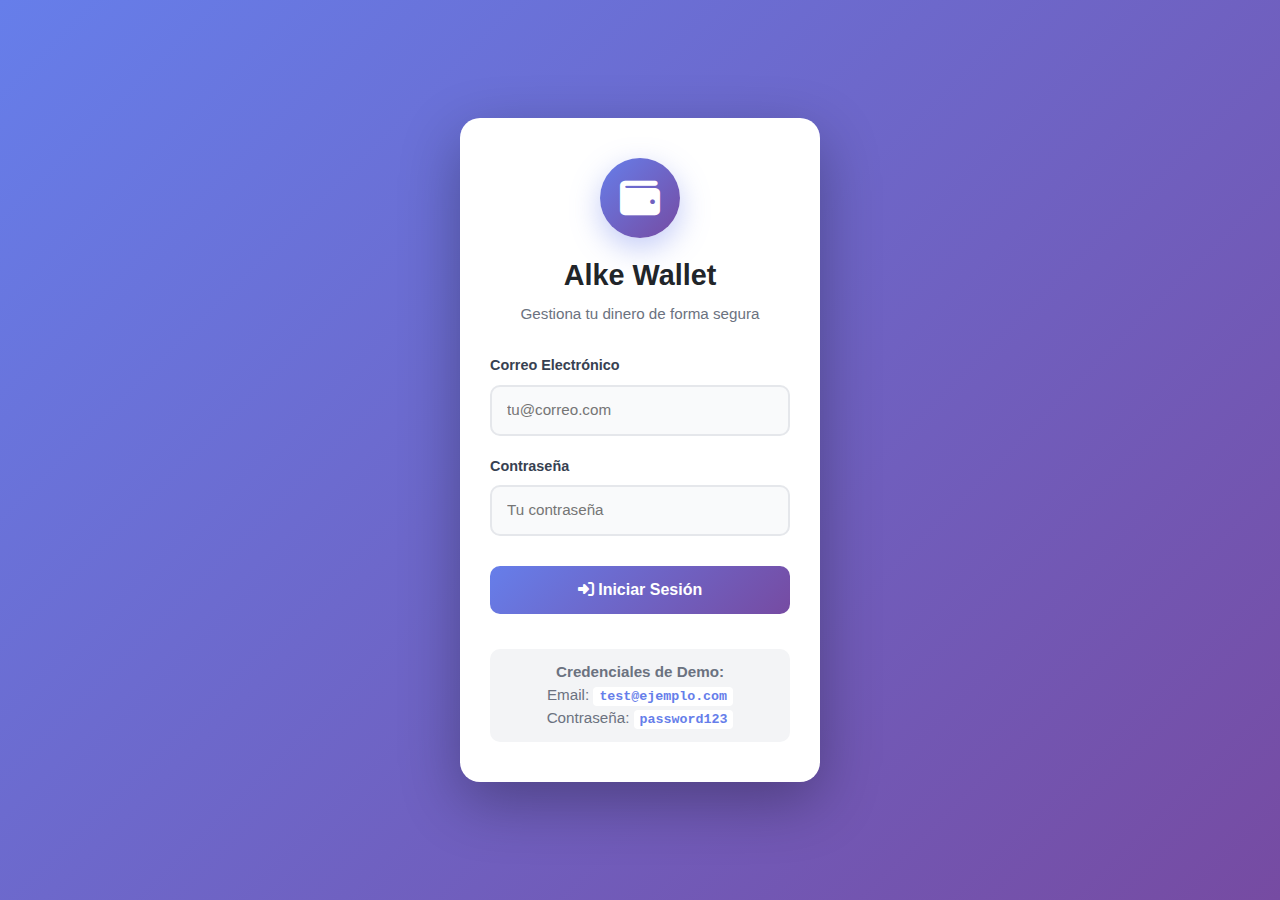
<file: transactions.html>
<!DOCTYPE html>
<html lang="es">
<head>
    <meta charset="UTF-8">
    <meta name="viewport" content="width=device-width, initial-scale=1.0">
    <title>Alke Wallet - Transacciones</title>
    <link href="https://cdn.jsdelivr.net/npm/bootstrap@5.3.0/dist/css/bootstrap.min.css" rel="stylesheet">
    <link rel="stylesheet" href="https://cdnjs.cloudflare.com/ajax/libs/font-awesome/6.4.0/css/all.min.css">
    <style>
        * {
            margin: 0;
            padding: 0;
            box-sizing: border-box;
        }

        body {
            font-family: -apple-system, BlinkMacSystemFont, 'Segoe UI', 'Roboto', sans-serif;
            background-color: #f9fafb;
        }

        .navbar {
            background: linear-gradient(135deg, #667eea 0%, #764ba2 100%);
            box-shadow: 0 2px 10px rgba(0, 0, 0, 0.1);
        }

        .navbar-brand {
            font-weight: 700;
            font-size: 1.3rem;
            color: white !important;
        }

        .navbar-brand i {
            margin-right: 8px;
        }

        .user-info {
            color: white;
            font-size: 0.9rem;
        }

        .avatar {
            width: 40px;
            height: 40px;
            border-radius: 50%;
            background: rgba(255, 255, 255, 0.3);
            display: flex;
            align-items: center;
            justify-content: center;
            color: white;
            font-weight: 700;
        }

        .dashboard-container {
            padding: 30px 20px;
            min-height: calc(100vh - 60px);
            background-color: #f9fafb;
        }

        .container {
            max-width: 900px;
        }

        .back-btn {
            display: inline-flex;
            align-items: center;
            gap: 8px;
            color: #667eea;
            text-decoration: none;
            font-weight: 600;
            margin-bottom: 25px;
            transition: all 0.3s ease;
        }

        .back-btn:hover {
            gap: 12px;
            color: #764ba2;
        }

        .dashboard-card {
            border: 1px solid #e5e7eb;
            border-radius: 15px;
            box-shadow: 0 2px 10px rgba(0, 0, 0, 0.05);
            background: white;
            padding: 30px;
        }

        .dashboard-card h3 {
            color: #212529;
            font-weight: 700;
            margin-bottom: 10px;
        }

        .dashboard-card p {
            color: #6b7280;
            font-size: 0.95rem;
            margin-bottom: 25px;
        }

        .filter-group {
            display: flex;
            gap: 10px;
            margin-bottom: 25px;
            flex-wrap: wrap;
        }

        .filter-btn {
            padding: 8px 15px;
            border: 2px solid #e5e7eb;
            background: white;
            color: #374151;
            border-radius: 8px;
            cursor: pointer;
            font-weight: 600;
            font-size: 0.9rem;
            transition: all 0.3s ease;
        }

        .filter-btn:hover,
        .filter-btn.active {
            border-color: #667eea;
            color: #667eea;
            background: linear-gradient(135deg, rgba(102, 126, 234, 0.05) 0%, rgba(118, 75, 162, 0.05) 100%);
        }

        .transaction-list {
            max-height: 700px;
            overflow-y: auto;
        }

        .transaction-item {
            display: flex;
            justify-content: space-between;
            align-items: center;
            padding: 15px;
            border-bottom: 1px solid #e5e7eb;
            transition: all 0.3s ease;
        }

        .transaction-item:last-child {
            border-bottom: none;
        }

        .transaction-item:hover {
            background-color: #f9fafb;
            border-radius: 8px;
            padding-left: 20px;
        }

        .transaction-icon {
            width: 50px;
            height: 50px;
            border-radius: 50%;
            display: flex;
            align-items: center;
            justify-content: center;
            font-size: 1.3rem;
            margin-right: 15px;
            flex-shrink: 0;
        }

        .transaction-icon.income {
            background-color: #d1fae5;
            color: #10b981;
        }

        .transaction-icon.expense {
            background-color: #fee2e2;
            color: #ef4444;
        }

        .transaction-info {
            flex: 1;
        }

        .transaction-info h6 {
            margin: 0;
            font-weight: 600;
            color: #212529;
            font-size: 0.95rem;
        }

        .transaction-info p {
            margin: 0;
            font-size: 0.85rem;
            color: #6b7280;
        }

        .transaction-details {
            display: flex;
            flex-direction: column;
            align-items: flex-end;
        }

        .transaction-amount {
            font-weight: 700;
            font-size: 1.1rem;
            margin-bottom: 5px;
        }

        .transaction-amount.income {
            color: #10b981;
        }

        .transaction-amount.expense {
            color: #ef4444;
        }

        .transaction-date {
            font-size: 0.8rem;
            color: #9ca3af;
        }

        .empty-state {
            text-align: center;
            padding: 60px 20px;
            color: #6b7280;
        }

        .empty-state i {
            font-size: 3rem;
            color: #d1d5db;
            margin-bottom: 15px;
            display: block;
        }

        .stats-row {
            display: grid;
            grid-template-columns: repeat(auto-fit, minmax(200px, 1fr));
            gap: 15px;
            margin-bottom: 25px;
        }

        .stat-mini {
            background: linear-gradient(135deg, #667eea 0%, #764ba2 100%);
            color: white;
            padding: 15px;
            border-radius: 10px;
            text-align: center;
        }

        .stat-mini .label {
            font-size: 0.85rem;
            opacity: 0.9;
            margin-bottom: 5px;
        }

        .stat-mini .value {
            font-size: 1.5rem;
            font-weight: 700;
        }
    </style>
</head>
<body>
    <!-- Navbar -->
    <nav class="navbar navbar-expand-lg navbar-dark">
        <div class="container-fluid">
            <a class="navbar-brand" href="menu.html">
                <i class="fas fa-wallet"></i> Alke Wallet
            </a>
            <div class="ms-auto d-flex align-items-center gap-3">
                <div class="user-info">
                    <span id="navUserName">Usuario</span>
                </div>
                <div class="avatar" id="navUserAvatar">U</div>
                <button class="btn btn-light btn-sm" onclick="logout()" title="Cerrar sesión">
                    <i class="fas fa-sign-out-alt"></i>
                </button>
            </div>
        </div>
    </nav>

    <main class="dashboard-container">
        <div class="container">
            <a href="menu.html" class="back-btn">
                <i class="fas fa-arrow-left"></i> Volver
            </a>

            <div class="dashboard-card">
                <h3><i class="fas fa-history" style="color: #667eea; margin-right: 10px;"></i> Historial de Transacciones</h3>
                <p>Visualiza todas tus movimientos de dinero</p>

                <!-- Stats -->
                <div class="stats-row">
                    <div class="stat-mini">
                        <div class="label">Total Ingresos</div>
                        <div class="value">+$<span id="totalIncome">0.00</span></div>
                    </div>
                    <div class="stat-mini">
                        <div class="label">Total Gastos</div>
                        <div class="value">-$<span id="totalExpense">0.00</span></div>
                    </div>
                    <div class="stat-mini">
                        <div class="label">Total Transacciones</div>
                        <div class="value"><span id="totalTransactions">0</span></div>
                    </div>
                </div>

                <!-- Filtros -->
                <div class="filter-group">
                    <button class="filter-btn active" onclick="filterTransactions('all')">
                        Todas
                    </button>
                    <button class="filter-btn" onclick="filterTransactions('income')">
                        <i class="fas fa-arrow-down" style="color: #10b981;"></i> Ingresos
                    </button>
                    <button class="filter-btn" onclick="filterTransactions('expense')">
                        <i class="fas fa-arrow-up" style="color: #ef4444;"></i> Gastos
                    </button>
                </div>

                <!-- Lista de Transacciones -->
                <div class="transaction-list" id="historyList">
                    <div class="empty-state">
                        <i class="fas fa-inbox"></i>
                        <p>Sin transacciones aún</p>
                    </div>
                </div>
            </div>
        </div>
    </main>

    <script src="https://code.jquery.com/jquery-3.6.0.min.js"></script>
    <script src="https://cdn.jsdelivr.net/npm/bootstrap@5.3.0/dist/js/bootstrap.bundle.min.js"></script>
    
    <script>
        let allTransactions = [];
        let currentFilter = 'all';

        document.addEventListener('DOMContentLoaded', function() {
            checkLogin();
            loadTransactions();
        });

        function checkLogin() {
            const isLoggedIn = localStorage.getItem('isLoggedIn');
            if (!isLoggedIn || isLoggedIn !== 'true') {
                window.location.href = 'index.html';
                return;
            }

            const userName = localStorage.getItem('userName') || 'Usuario';
            document.getElementById('navUserName').textContent = userName;
            document.getElementById('navUserAvatar').textContent = userName.charAt(0).toUpperCase();
        }

        function loadTransactions() {
            allTransactions = JSON.parse(localStorage.getItem('transactions')) || [];
            renderTransactions();
            updateStats();
        }

        function renderTransactions() {
            const historyList = document.getElementById('historyList');
            
            let filtered = allTransactions;
            if (currentFilter !== 'all') {
                filtered = allTransactions.filter(t => t.type === currentFilter);
            }

            if (filtered.length === 0) {
                historyList.innerHTML = `
                    <div class="empty-state">
                        <i class="fas fa-inbox"></i>
                        <p>Sin transacciones en esta categoría</p>
                    </div>
                `;
                return;
            }

            historyList.innerHTML = filtered.sort((a, b) => 
                new Date(b.date) - new Date(a.date)
            ).map(t => {
                const isIncome = t.type === 'income';
                const icon = isIncome ? 'fas fa-arrow-down' : 'fas fa-arrow-up';
                const className = isIncome ? 'income' : 'expense';
                const sign = isIncome ? '+' : '-';
                const date = new Date(t.date).toLocaleDateString('es-ES', {
                    day: '2-digit',
                    month: '2-digit',
                    year: 'numeric'
                });
                const time = new Date(t.date).toLocaleTimeString('es-ES', {
                    hour: '2-digit',
                    minute: '2-digit'
                });

                const description = t.description || (isIncome ? 'Depósito' : 'Transferencia');
                const recipient = t.recipient || t.method || 'N/A';

                return `
                    <div class="transaction-item">
                        <div style="display: flex; align-items: center; flex: 1;">
                            <div class="transaction-icon ${className}">
                                <i class="${icon}"></i>
                            </div>
                            <div class="transaction-info">
                                <h6>${description}</h6>
                                <p>${recipient}</p>
                            </div>
                        </div>
                        <div class="transaction-details">
                            <div class="transaction-amount ${className}">
                                ${sign}$${parseFloat(t.amount).toFixed(2)}
                            </div>
                            <div class="transaction-date">${date}</div>
                        </div>
                    </div>
                `;
            }).join('');
        }

        function updateStats() {
            const income = allTransactions
                .filter(t => t.type === 'income')
                .reduce((sum, t) => sum + parseFloat(t.amount || 0), 0);

            const expense = allTransactions
                .filter(t => t.type === 'expense')
                .reduce((sum, t) => sum + parseFloat(t.amount || 0), 0);

            document.getElementById('totalIncome').textContent = income.toFixed(2);
            document.getElementById('totalExpense').textContent = expense.toFixed(2);
            document.getElementById('totalTransactions').textContent = allTransactions.length;
        }

        function filterTransactions(type) {
            currentFilter = type;

            // Actualizar botones activos
            document.querySelectorAll('.filter-btn').forEach(btn => {
                btn.classList.remove('active');
            });
            event.target.classList.add('active');

            renderTransactions();
        }

        function logout() {
            if (confirm('¿Deseas cerrar sesión?')) {
                localStorage.removeItem('isLoggedIn');
                window.location.href = 'index.html';
            }
        }
    </script>
</body>
</html>
</file>
